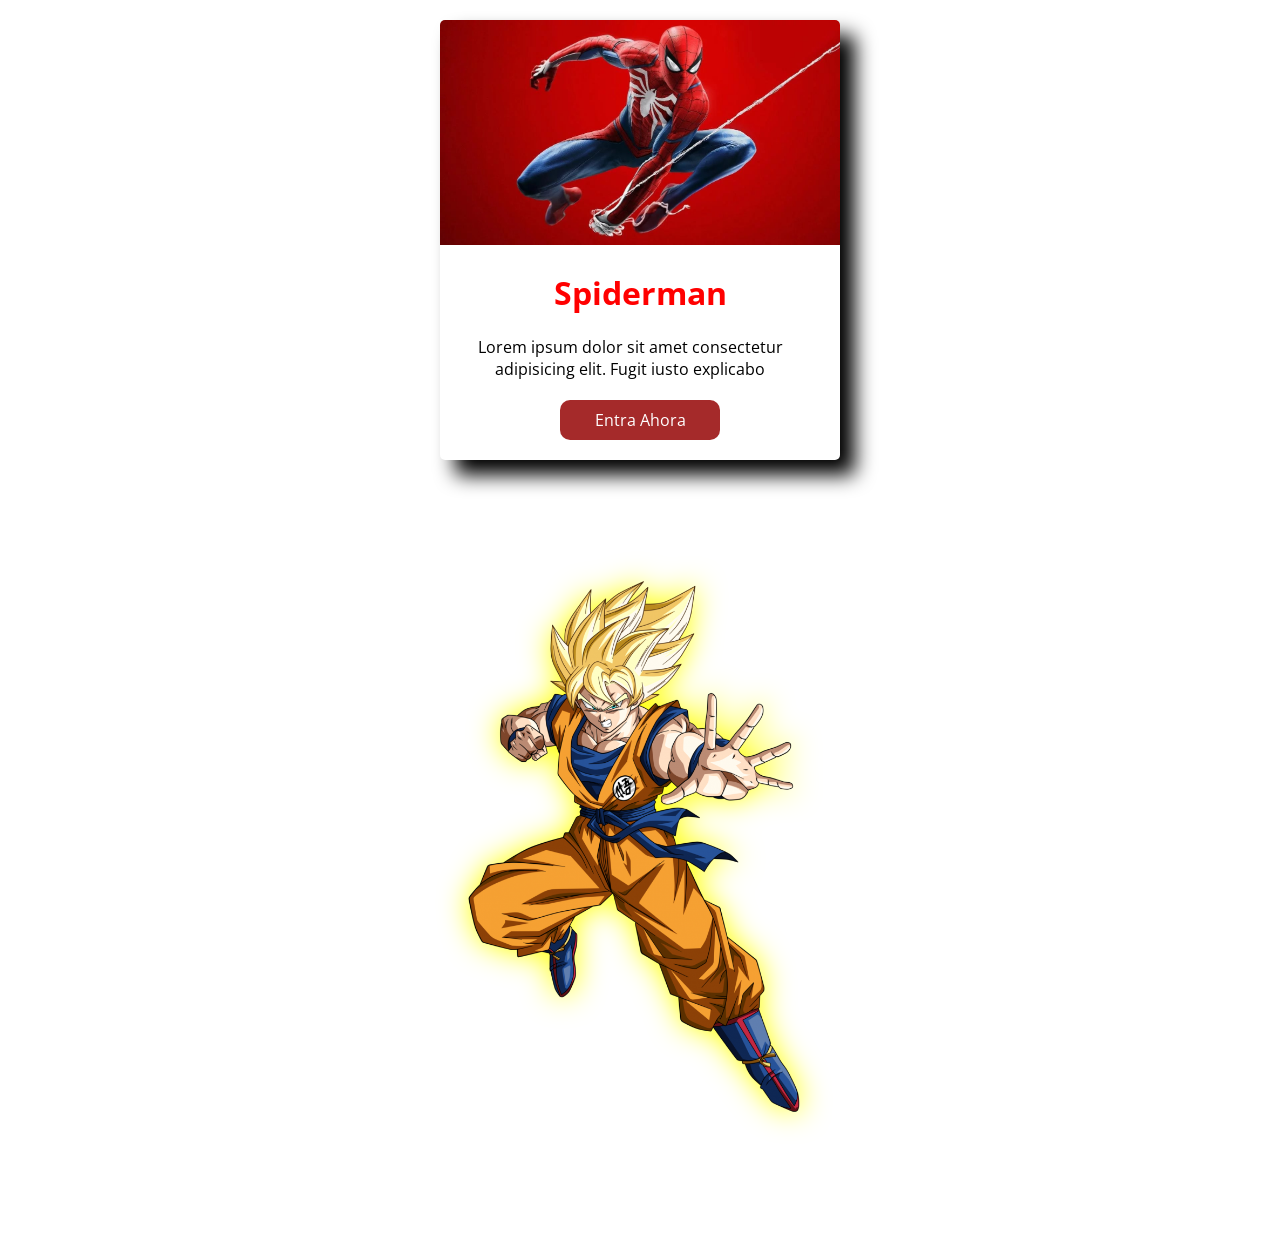
<file: index.html>
<!DOCTYPE html>
<html lang="en">
<head>
  <meta charset="UTF-8">
  <meta name="viewport" content="width=device-width, initial-scale=1.0">
  <link rel="stylesheet" href="estilos/goku.css">
  <title>Card y Goku </title>
</head>
<body>
  
  
  
  <div class="card">
    <img src="spidy.jpg" class="spiderman">
    <div class="contenedor">
    <h1 class="letra">Spiderman</h1>
    <p class="texto">Lorem ipsum dolor sit amet consectetur adipisicing elit. Fugit iusto explicabo </p>

    <div class="button">Entra Ahora</div>
  </div>
  </div>
  <img src="goku.png" class="imagen">
</body>
</html>
</file>
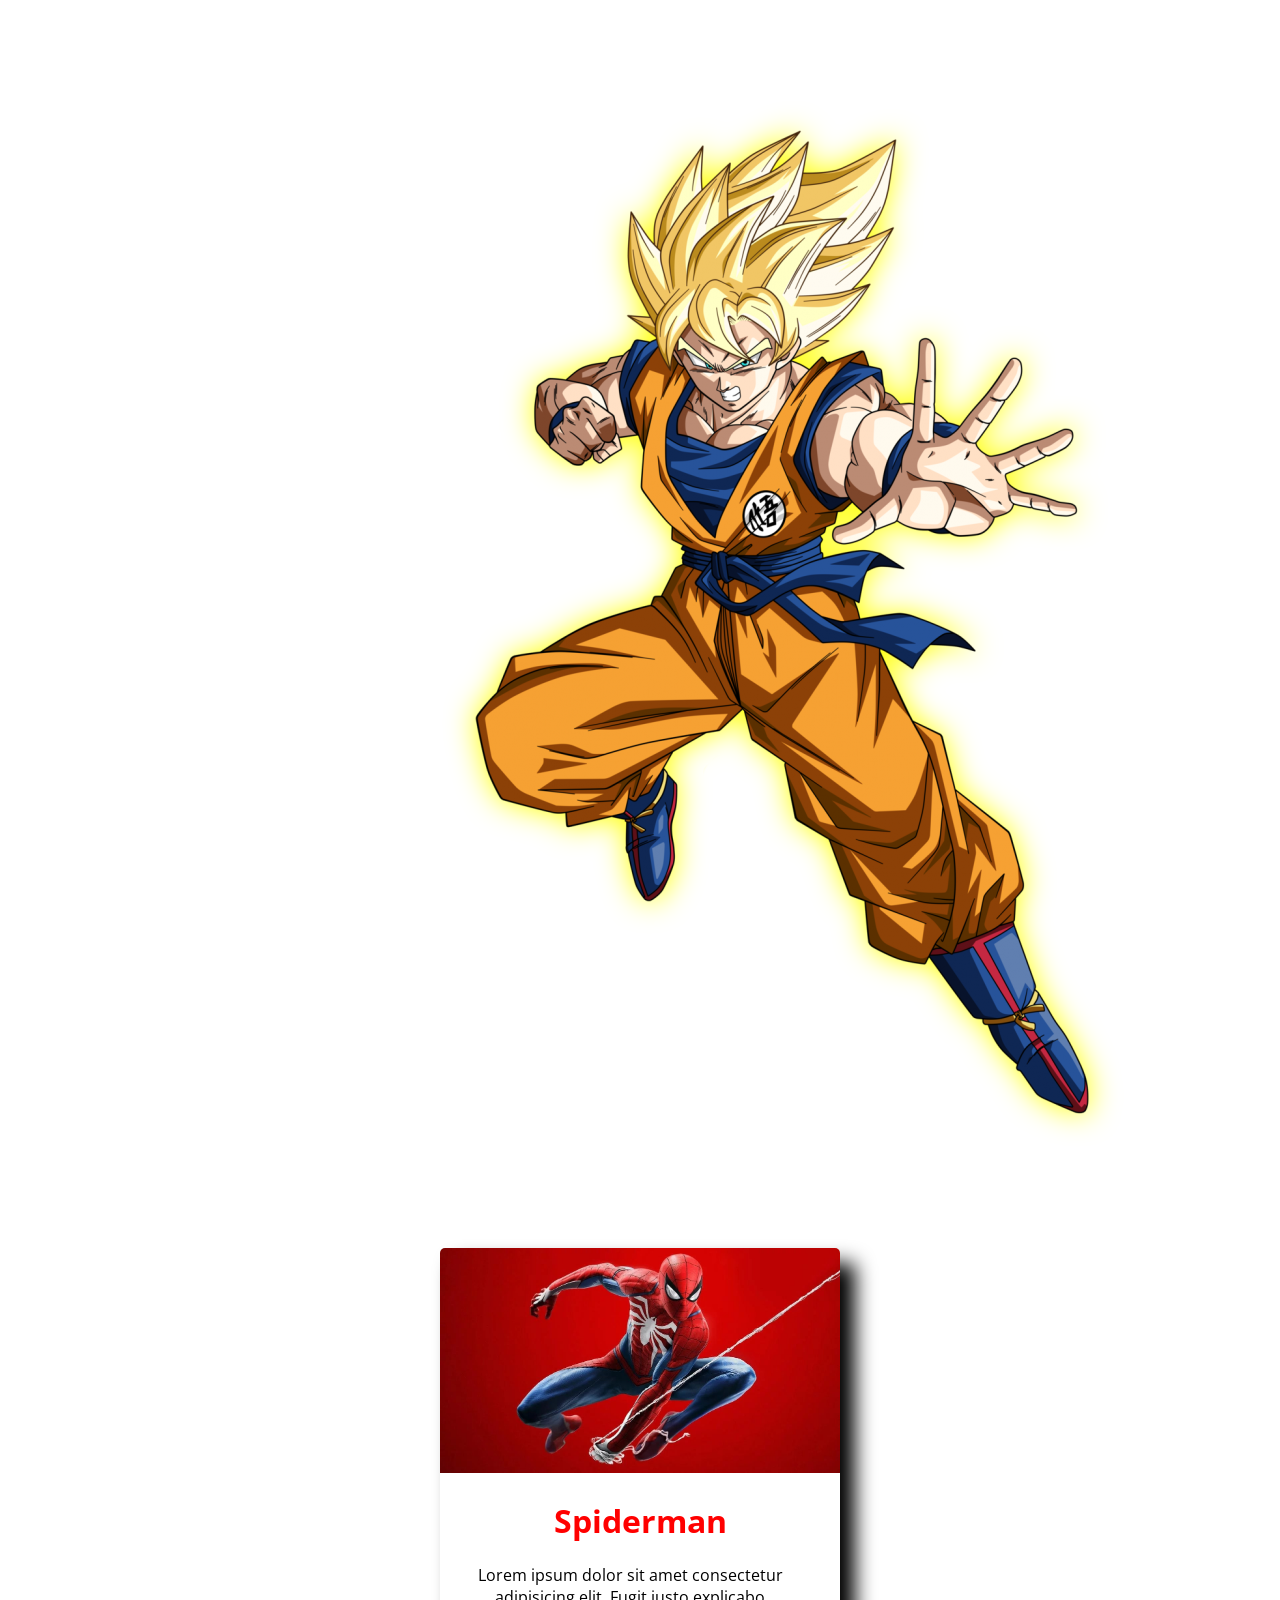
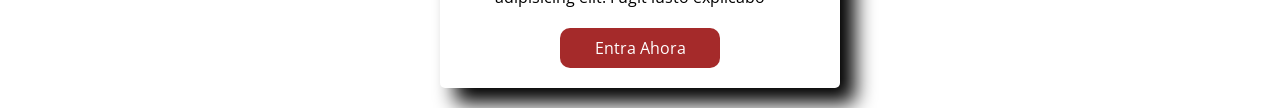
<file: index.html.html>
<!DOCTYPE html>
<html lang="en">
<head>
  <meta charset="UTF-8">
  <meta name="viewport" content="width=device-width, initial-scale=1.0">
  <link rel="stylesheet" href="estilos/goku.css">
  <title>Card y Goku </title>
</head>
<body>
  <div class="imagen">
  <img src="goku.png">
  </div>
  <div class="card">
    <img src="spidy.jpg" class="spiderman">
    <h1 class="letra">Spiderman</h1>
    <p class="texto">Lorem ipsum dolor sit amet consectetur adipisicing elit. Fugit iusto explicabo </p>

    <div class="button">Entra Ahora</div>
  </div>
</body>
</html>
</file>
<file: estilos/goku.css>
@import url('https://fonts.googleapis.com/css2?family=Open+Sans:ital,wght@0,300..800;1,300..800&display=swap');

*{
  box-sizing: border-box;


}

.imagen{
  display: block;
  
  width:  400px;
  margin:  90px auto;
  padding: 20px;
  filter: drop-shadow(0 0 15px yellow);
  position: relative;
  




}

.card{
  
  width: 400px; 
  margin: 20px auto;
  border-radius: 5px;
  display: block;
  
  bottom: 40px;
  font-family: "Open Sans", sans-serif;
  place-content: center;
  box-shadow:  15px 15px 20px #000;

}
.spiderman{
  
  width: 100%;
  padding: 0;
  bottom: 8px;
  object-fit: contain;
  border-radius: 5px 5px 0px 0px;
  

}
.contenedor{
  width: 100%;
   margin: 0 auto;




}

.letra{
  display: block;
  color: red;
  text-align: center;
  
}
.texto{
  width: 380px;
  text-align: center;

}
.button{
  background-color: brown;
  border-radius: 10px;
  color: white;
  font-family: "Open Sans", sans-serif;
  padding: 0;
  height: 40px;
  width: 160px;
  place-content: center;
  text-align: center;
  margin: 20px auto;
}
</file>
